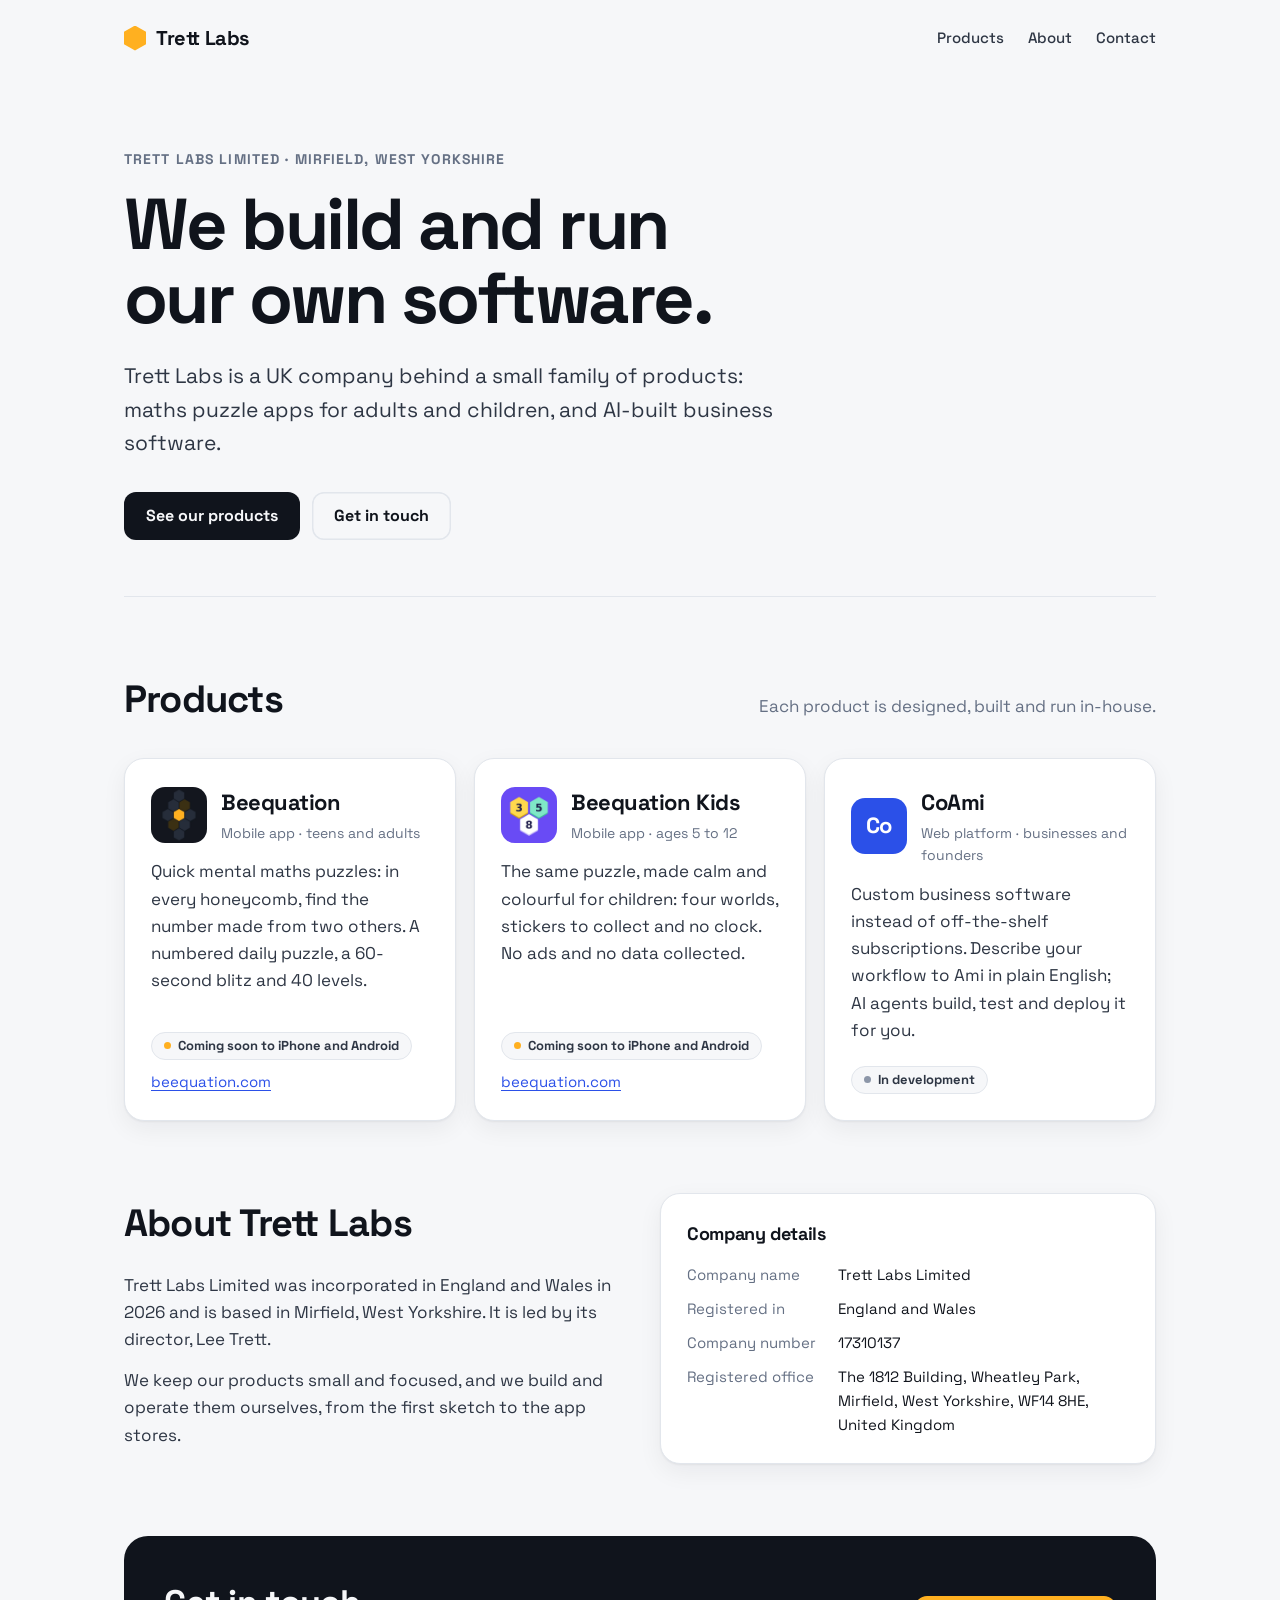
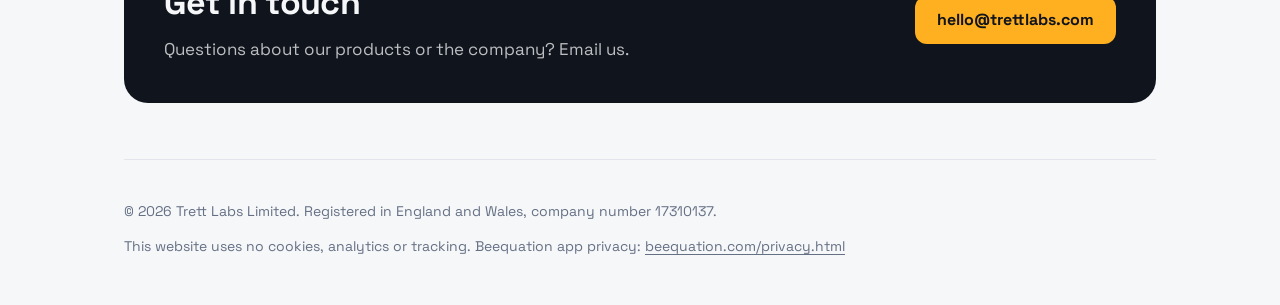
<file: index.html>
<!doctype html>
<html lang="en-GB">
<head>
<meta charset="utf-8">
<meta name="viewport" content="width=device-width, initial-scale=1, viewport-fit=cover">
<meta name="msvalidate.01" content="104CA6AA6F652B2D127AE2297AC7EFD8">
<title>Trett Labs Limited: UK software studio behind Beequation and CoAmi</title>
<meta name="description" content="Trett Labs Limited is a UK company that builds and runs its own software products: Beequation, Beequation Kids and CoAmi.">
<link rel="canonical" href="https://trettlabs.com/">
<meta property="og:type" content="website">
<meta property="og:site_name" content="Trett Labs">
<meta property="og:title" content="Trett Labs Limited: UK software studio behind Beequation and CoAmi">
<meta property="og:description" content="Trett Labs Limited is a UK company that builds and runs its own software products: Beequation, Beequation Kids and CoAmi.">
<meta property="og:url" content="https://trettlabs.com/">
<meta property="og:image" content="https://trettlabs.com/assets/og-image.png">
<meta property="og:image:width" content="1200">
<meta property="og:image:height" content="630">
<meta property="og:image:alt" content="Trett Labs: we build and run our own software. Beequation, Beequation Kids and CoAmi.">
<meta name="twitter:card" content="summary_large_image">
<link rel="apple-touch-icon" href="/assets/logo.png">
<script type="application/ld+json">{"@context":"https://schema.org","@graph":[{"@type":"Organization","@id":"https://trettlabs.com/#org","name":"Trett Labs","legalName":"Trett Labs Limited","url":"https://trettlabs.com/","logo":"https://trettlabs.com/assets/logo.png","image":"https://trettlabs.com/assets/og-image.png","email":"hello@trettlabs.com","foundingDate":"2026","founder":{"@type":"Person","name":"Lee Trett","jobTitle":"Director"},"identifier":{"@type":"PropertyValue","propertyID":"Companies House company number","value":"17310137"},"address":{"@type":"PostalAddress","streetAddress":"The 1812 Building, Wheatley Park","addressLocality":"Mirfield","addressRegion":"West Yorkshire","postalCode":"WF14 8HE","addressCountry":"GB"},"areaServed":"GB"},{"@type":"WebSite","@id":"https://trettlabs.com/#website","url":"https://trettlabs.com/","name":"Trett Labs","inLanguage":"en-GB","publisher":{"@id":"https://trettlabs.com/#org"}}]}</script>
<link rel="icon" href="/assets/favicon.svg" type="image/svg+xml">
<meta name="theme-color" content="#F6F7F9">
<link rel="stylesheet" href="/assets/fonts/fonts.css">
<style>
:root {
  --bg: #F6F7F9; --surface: #FFFFFF; --ink: #10141C; --body: #2E3644; --mute: #657084; --line: #E2E6EC;
  --accent: #FFB020; --accent-ink: #10141C; --link: #2B50E8;
  --kids: #6A4BF5; --coami: #2B50E8;
  --shadow: 0 1px 2px rgba(16,20,28,.05), 0 8px 24px rgba(16,20,28,.06);
  color-scheme: light dark;
}
@media (prefers-color-scheme: dark) {
  :root { --bg: #0D1117; --surface: #161C26; --ink: #F2F4F8; --body: #C9D0DB; --mute: #8C96A8; --line: #252D3A; --link: #8EA4FF;
    --shadow: 0 1px 2px rgba(0,0,0,.4); }
}
* { box-sizing: border-box; }
html { -webkit-text-size-adjust: 100%; scroll-behavior: smooth; }
@media (prefers-reduced-motion: reduce) { html { scroll-behavior: auto; } }
body { margin: 0; background: var(--bg); color: var(--body); font: 17px/1.6 'Space Grotesk', ui-sans-serif, system-ui, -apple-system, 'Segoe UI', sans-serif; }
a { color: var(--link); text-underline-offset: 3px; }
a:focus-visible, .btn:focus-visible { outline: 3px solid var(--accent); outline-offset: 3px; border-radius: 6px; }
h1, h2, h3 { color: var(--ink); margin: 0; letter-spacing: -0.02em; }
.wrap { max-width: 1080px; margin: 0 auto; padding: 0 24px; }

/* header */
.top { display: flex; align-items: center; gap: 28px; padding: 22px 0; }
.brand { display: inline-flex; align-items: center; gap: 10px; color: var(--ink); text-decoration: none; font-weight: 700; font-size: 20px; letter-spacing: -0.02em; margin-right: auto; }
.mark { width: 22px; height: 25px; background: var(--accent); clip-path: polygon(50% 0, 100% 25%, 100% 75%, 50% 100%, 0 75%, 0 25%); flex: none; }
.top nav { display: flex; gap: 24px; }
.top nav a { color: var(--body); text-decoration: none; font-size: 15px; font-weight: 500; }
.top nav a:hover { color: var(--ink); }

/* hero */
.hero { padding: 72px 0 56px; border-bottom: 1px solid var(--line); }
.eyebrow { font-size: 14px; font-weight: 700; letter-spacing: .08em; text-transform: uppercase; color: var(--mute); margin: 0 0 18px; }
.hero h1 { font-size: clamp(40px, 6.4vw, 72px); line-height: 1.02; letter-spacing: -0.035em; max-width: 14ch; }
.hero p.lede { font-size: clamp(18px, 2vw, 21px); max-width: 52ch; margin: 24px 0 32px; }
.btns { display: flex; flex-wrap: wrap; gap: 12px; }
.btn { display: inline-flex; align-items: center; height: 48px; padding: 0 22px; border-radius: 12px; font-weight: 700; font-size: 16px; text-decoration: none; }
.btn.primary { background: var(--ink); color: var(--bg); }
.btn.ghost { color: var(--ink); box-shadow: inset 0 0 0 1.5px var(--line); }

/* sections */
section { padding: 72px 0 0; scroll-margin-top: 16px; }
.sec-head { display: flex; justify-content: space-between; align-items: baseline; gap: 20px; flex-wrap: wrap; margin-bottom: 28px; }
.sec-head h2 { font-size: clamp(28px, 3.6vw, 38px); }
.sec-head p { margin: 0; color: var(--mute); max-width: 46ch; }

/* products */
.grid { display: grid; grid-template-columns: repeat(3, minmax(0, 1fr)); gap: 18px; }
.card { background: var(--surface); border: 1px solid var(--line); border-radius: 20px; padding: 26px; display: flex; flex-direction: column; gap: 14px; box-shadow: var(--shadow); }
.card .head { display: flex; align-items: center; gap: 14px; }
.logo { width: 56px; height: 56px; border-radius: 14px; flex: none; display: grid; place-items: center; color: #fff; font-weight: 700; font-size: 22px; letter-spacing: -0.03em; }
.logo img { width: 56px; height: 56px; border-radius: 14px; display: block; }
.card h3 { font-size: 22px; }
.card .who { margin: 2px 0 0; font-size: 14px; color: var(--mute); }
.card p.desc { margin: 0; }
.card .foot { margin-top: auto; padding-top: 8px; display: flex; flex-wrap: wrap; gap: 10px 16px; align-items: center; font-size: 15px; }
.pill { display: inline-flex; align-items: center; gap: 7px; height: 28px; padding: 0 12px; border-radius: 99px; font-size: 13px; font-weight: 700; background: var(--bg); color: var(--body); border: 1px solid var(--line); }
.dot { width: 7px; height: 7px; border-radius: 50%; background: var(--accent); }
.dot.dev { background: #8C96A8; }


/* about + details */
.about { display: grid; grid-template-columns: minmax(0, 1fr) minmax(0, 1fr); gap: 40px; }
.about p { margin: 0 0 14px; }
.details { background: var(--surface); border: 1px solid var(--line); border-radius: 20px; padding: 26px; box-shadow: var(--shadow); }
.details h3 { font-size: 18px; margin-bottom: 14px; }
.details dl { display: grid; grid-template-columns: max-content 1fr; gap: 10px 22px; margin: 0; font-size: 15px; }
.details dt { color: var(--mute); }
.details dd { margin: 0; color: var(--ink); }

/* contact + footer */
.contact { margin-top: 72px; background: var(--ink); color: var(--bg); border-radius: 24px; padding: 40px; display: flex; flex-wrap: wrap; align-items: center; justify-content: space-between; gap: 20px; }
.contact h2 { color: var(--bg); font-size: clamp(26px, 3.2vw, 34px); }
.contact p { margin: 6px 0 0; opacity: .75; }
.contact .btn { background: var(--accent); color: var(--accent-ink); }
@media (prefers-color-scheme: dark) { .contact { background: var(--surface); color: var(--ink); border: 1px solid var(--line); } .contact h2 { color: var(--ink); } }
footer { padding: 40px 0 48px; margin-top: 56px; border-top: 1px solid var(--line); font-size: 14px; color: var(--mute); display: flex; flex-wrap: wrap; justify-content: space-between; gap: 12px 28px; }
footer a { color: var(--mute); }

@media (max-width: 900px) {
  .grid { grid-template-columns: 1fr 1fr; }
  .about { grid-template-columns: 1fr; }
}
@media (max-width: 620px) {
  .top nav { display: none; }
  .hero { padding: 40px 0 44px; }
  .grid { grid-template-columns: 1fr; }
  .contact { padding: 28px 22px; }
  .details dl { grid-template-columns: 1fr; gap: 2px; }
  .details dd { margin-bottom: 10px; }
}
</style>
</head>
<body>
<div class="wrap">
  <header class="top">
    <a class="brand" href="/"><span class="mark" aria-hidden="true"></span>Trett Labs</a>
    <nav aria-label="Main"><a href="#products">Products</a><a href="#about">About</a><a href="#contact">Contact</a></nav>
  </header>

  <main>
    <section class="hero" style="padding-top:72px" aria-labelledby="hero-h">
      <p class="eyebrow">Trett Labs Limited · Mirfield, West Yorkshire</p>
      <h1 id="hero-h">We build and run our own software.</h1>
      <p class="lede">Trett Labs is a UK company behind a small family of products: maths puzzle apps for adults and children, and AI-built business software.</p>
      <div class="btns"><a class="btn primary" href="#products">See our products</a><a class="btn ghost" href="#contact">Get in touch</a></div>
    </section>

    <section id="products" aria-labelledby="products-h">
      <div class="sec-head">
        <h2 id="products-h">Products</h2>
        <p>Each product is designed, built and run in-house.</p>
      </div>
      <div class="grid">
        <article class="card" aria-labelledby="p-bq">
          <div class="head">
            <div class="logo"><img src="/assets/beequation-icon.webp" width="512" height="512" alt="Beequation app icon"></div>
            <div><h3 id="p-bq">Beequation</h3><p class="who">Mobile app · teens and adults</p></div>
          </div>
          <p class="desc">Quick mental maths puzzles: in every honeycomb, find the number made from two others. A numbered daily puzzle, a 60-second blitz and 40 levels.</p>
          <div class="foot"><span class="pill"><span class="dot"></span>Coming soon to iPhone and Android</span><a href="https://beequation.com/">beequation.com</a></div>
        </article>
        <article class="card" aria-labelledby="p-bqk">
          <div class="head">
            <div class="logo"><img src="/assets/beequation-kids-icon.webp" width="512" height="512" alt="Beequation Kids app icon"></div>
            <div><h3 id="p-bqk">Beequation Kids</h3><p class="who">Mobile app · ages 5 to 12</p></div>
          </div>
          <p class="desc">The same puzzle, made calm and colourful for children: four worlds, stickers to collect and no clock. No ads and no data collected.</p>
          <div class="foot"><span class="pill"><span class="dot"></span>Coming soon to iPhone and Android</span><a href="https://beequation.com/">beequation.com</a></div>
        </article>
        <article class="card" aria-labelledby="p-coami">
          <div class="head">
            <div class="logo" style="background:var(--coami)" aria-hidden="true">Co</div>
            <div><h3 id="p-coami">CoAmi</h3><p class="who">Web platform · businesses and founders</p></div>
          </div>
          <p class="desc">Custom business software instead of off-the-shelf subscriptions. Describe your workflow to Ami in plain English; AI agents build, test and deploy it for you.</p>
          <div class="foot"><span class="pill"><span class="dot dev"></span>In development</span></div>
        </article>
      </div>
    </section>

    <section id="about" aria-labelledby="about-h">
      <div class="about">
        <div>
          <h2 id="about-h" style="font-size:clamp(28px,3.6vw,38px);margin-bottom:18px">About Trett Labs</h2>
          <p>Trett Labs Limited was incorporated in England and Wales in 2026 and is based in Mirfield, West Yorkshire. It is led by its director, Lee Trett.</p>
          <p>We keep our products small and focused, and we build and operate them ourselves, from the first sketch to the app stores.</p>
        </div>
        <div class="details" aria-labelledby="company-h">
          <h3 id="company-h">Company details</h3>
          <dl>
            <dt>Company name</dt><dd>Trett Labs Limited</dd>
            <dt>Registered in</dt><dd>England and Wales</dd>
            <dt>Company number</dt><dd>17310137</dd>
            <dt>Registered office</dt><dd>The 1812 Building, Wheatley Park, Mirfield, West Yorkshire, WF14 8HE, United Kingdom</dd>
          </dl>
        </div>
      </div>
    </section>

    <section id="contact" class="contact" aria-labelledby="contact-h">
      <div><h2 id="contact-h">Get in touch</h2><p>Questions about our products or the company? Email us.</p></div>
      <a class="btn" href="mailto:hello@trettlabs.com">hello@trettlabs.com</a>
    </section>
  </main>

  <footer>
    <span>© 2026 Trett Labs Limited. Registered in England and Wales, company number 17310137.</span>
    <span>This website uses no cookies, analytics or tracking. Beequation app privacy: <a href="https://beequation.com/privacy.html">beequation.com/privacy.html</a></span>
  </footer>
</div>
</body>
</html>
</file>
<file: assets/fonts/fonts.css>
/* Self-hosted Space Grotesk (SIL Open Font Licence: see OFL-SpaceGrotesk.txt). No requests go to Google. */
@font-face { font-family: 'Space Grotesk'; font-style: normal; font-weight: 400; font-display: swap; src: url('/assets/fonts/SpaceGrotesk_400Regular.ttf') format('truetype'); }
@font-face { font-family: 'Space Grotesk'; font-style: normal; font-weight: 500; font-display: swap; src: url('/assets/fonts/SpaceGrotesk_500Medium.ttf') format('truetype'); }
@font-face { font-family: 'Space Grotesk'; font-style: normal; font-weight: 700; font-display: swap; src: url('/assets/fonts/SpaceGrotesk_700Bold.ttf') format('truetype'); }
</file>
